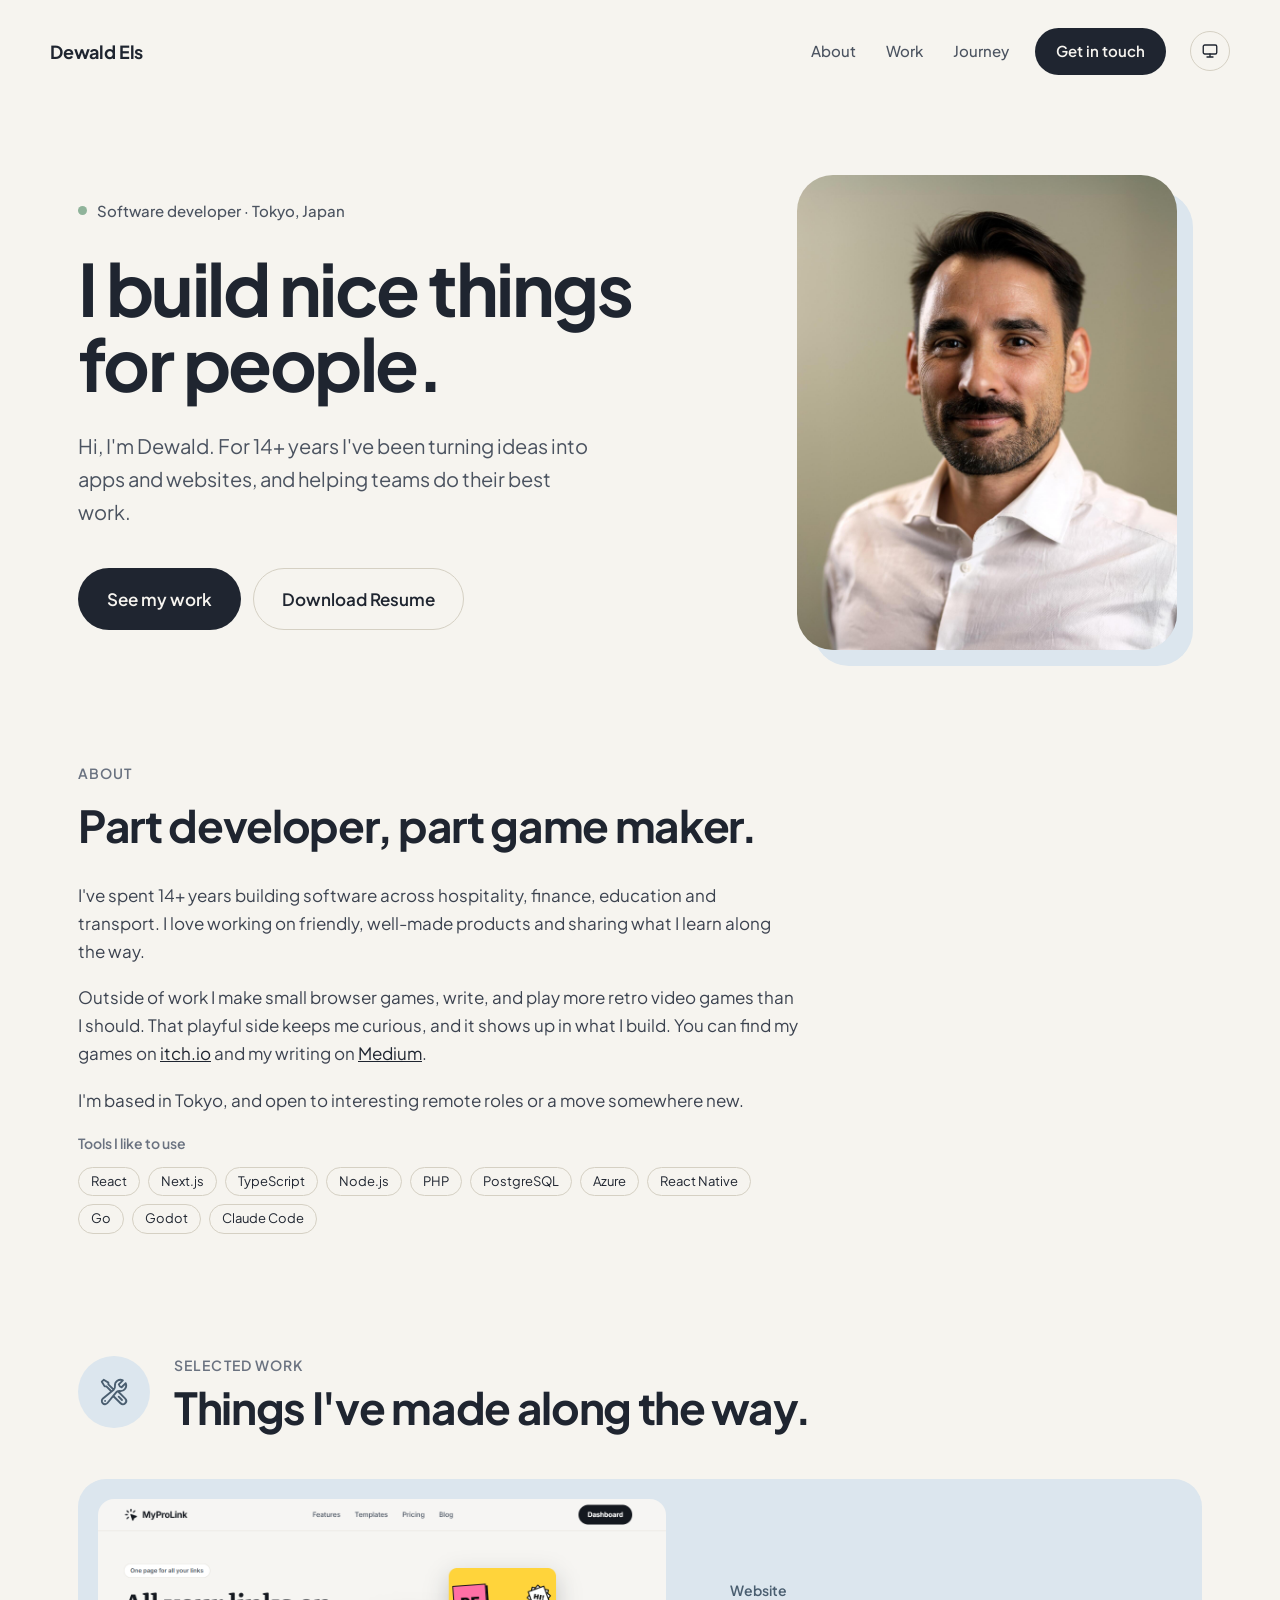
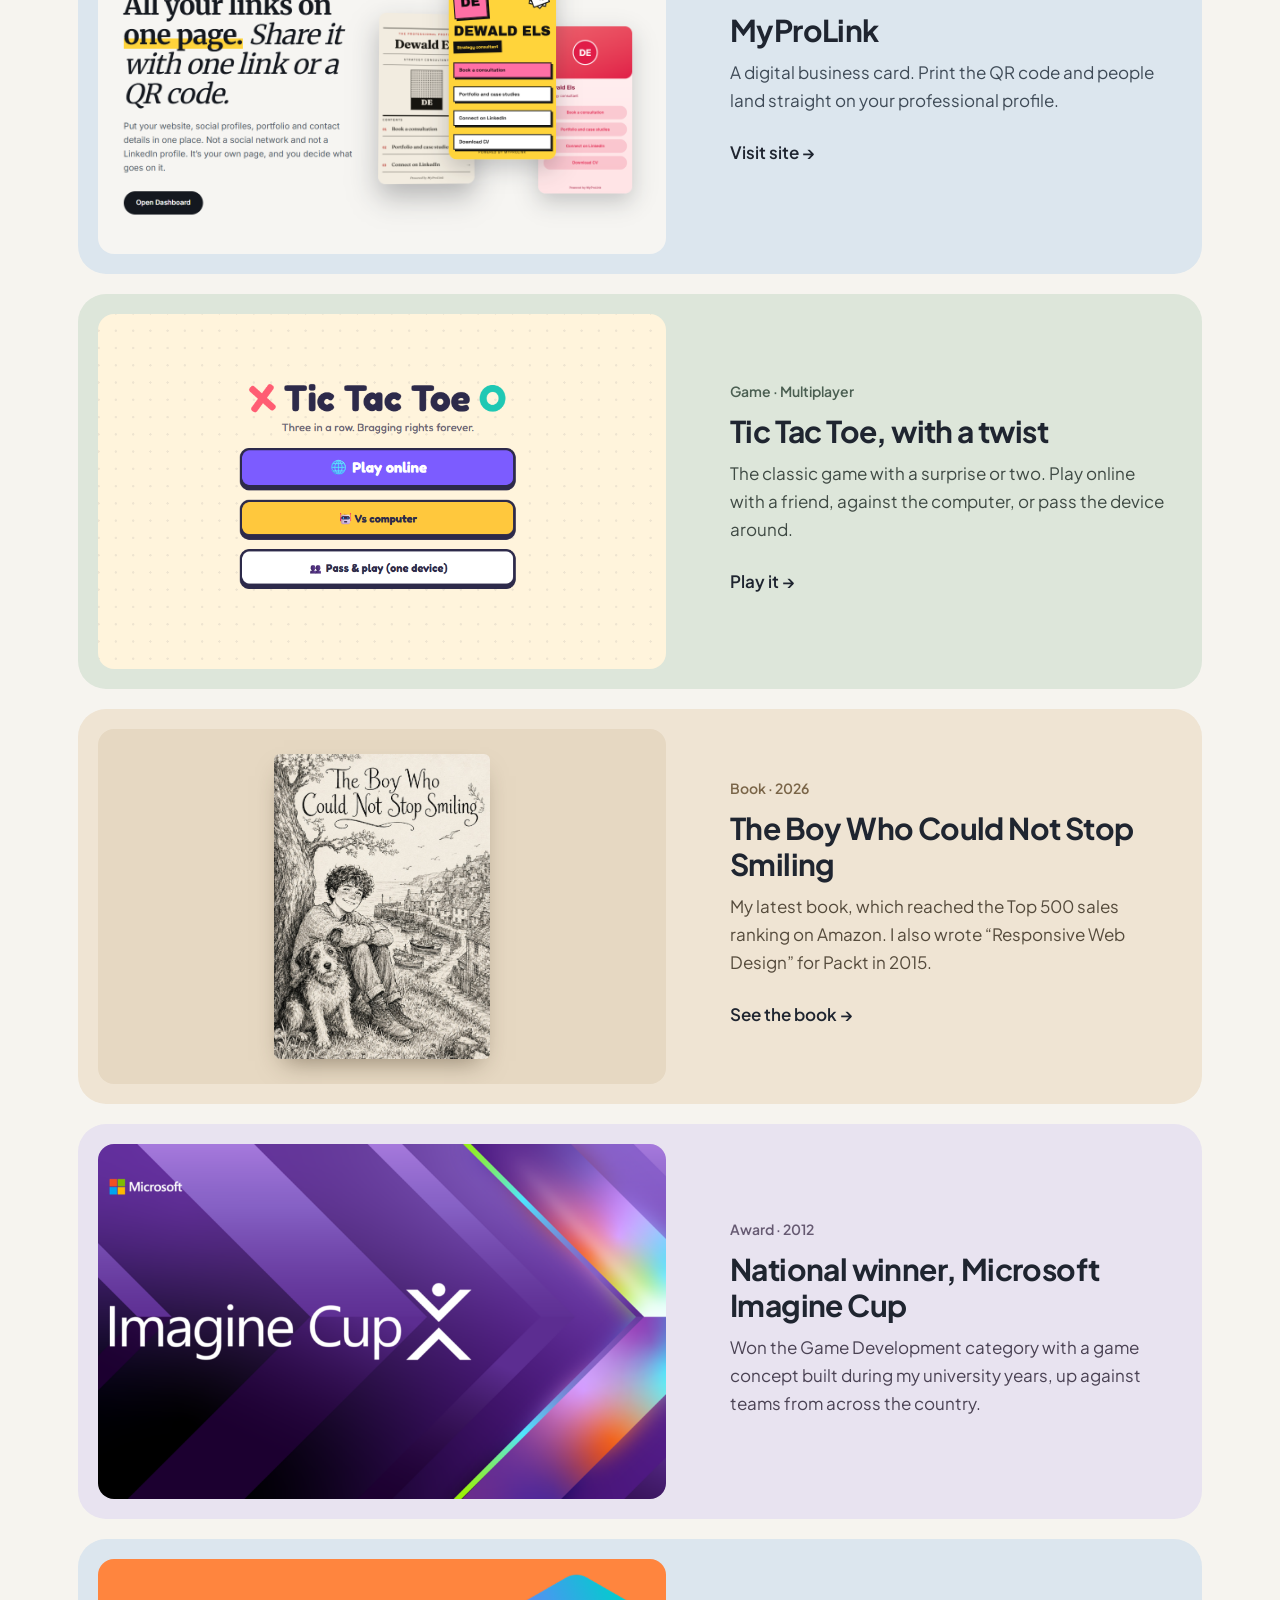
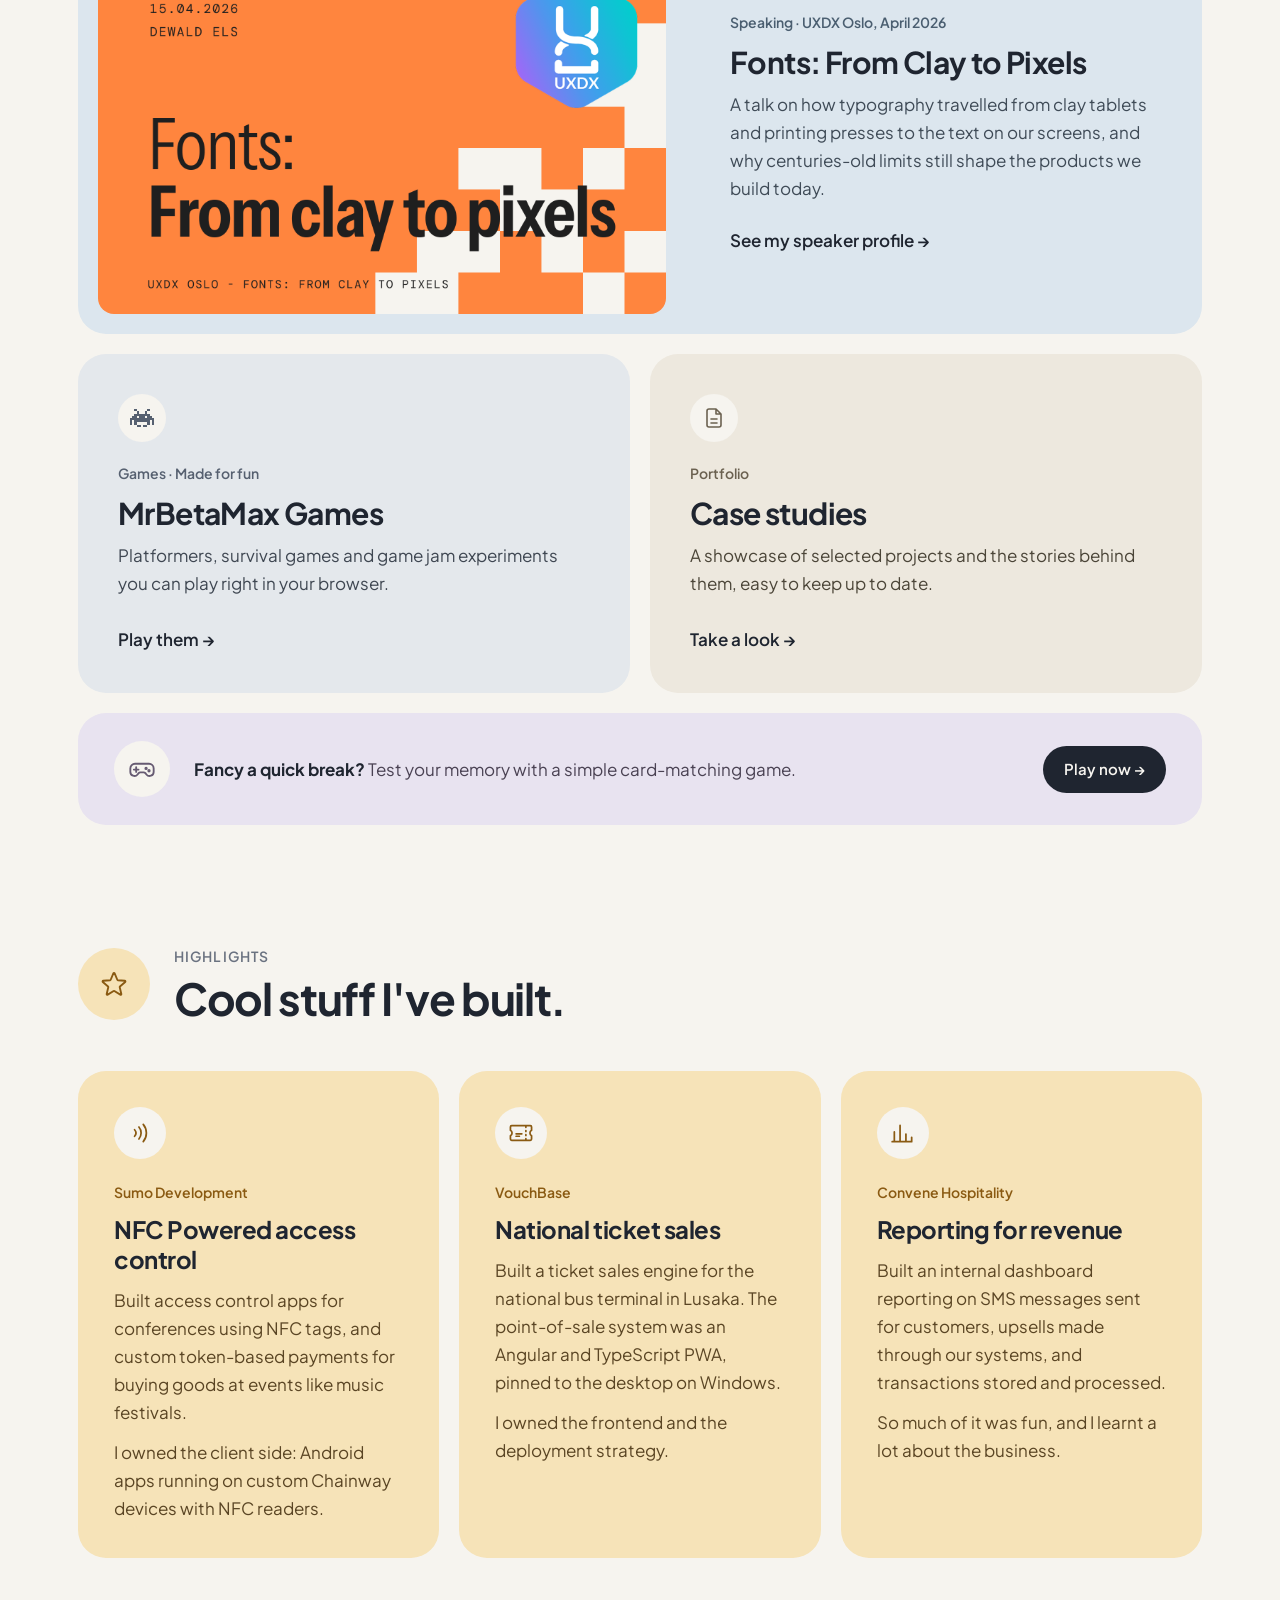
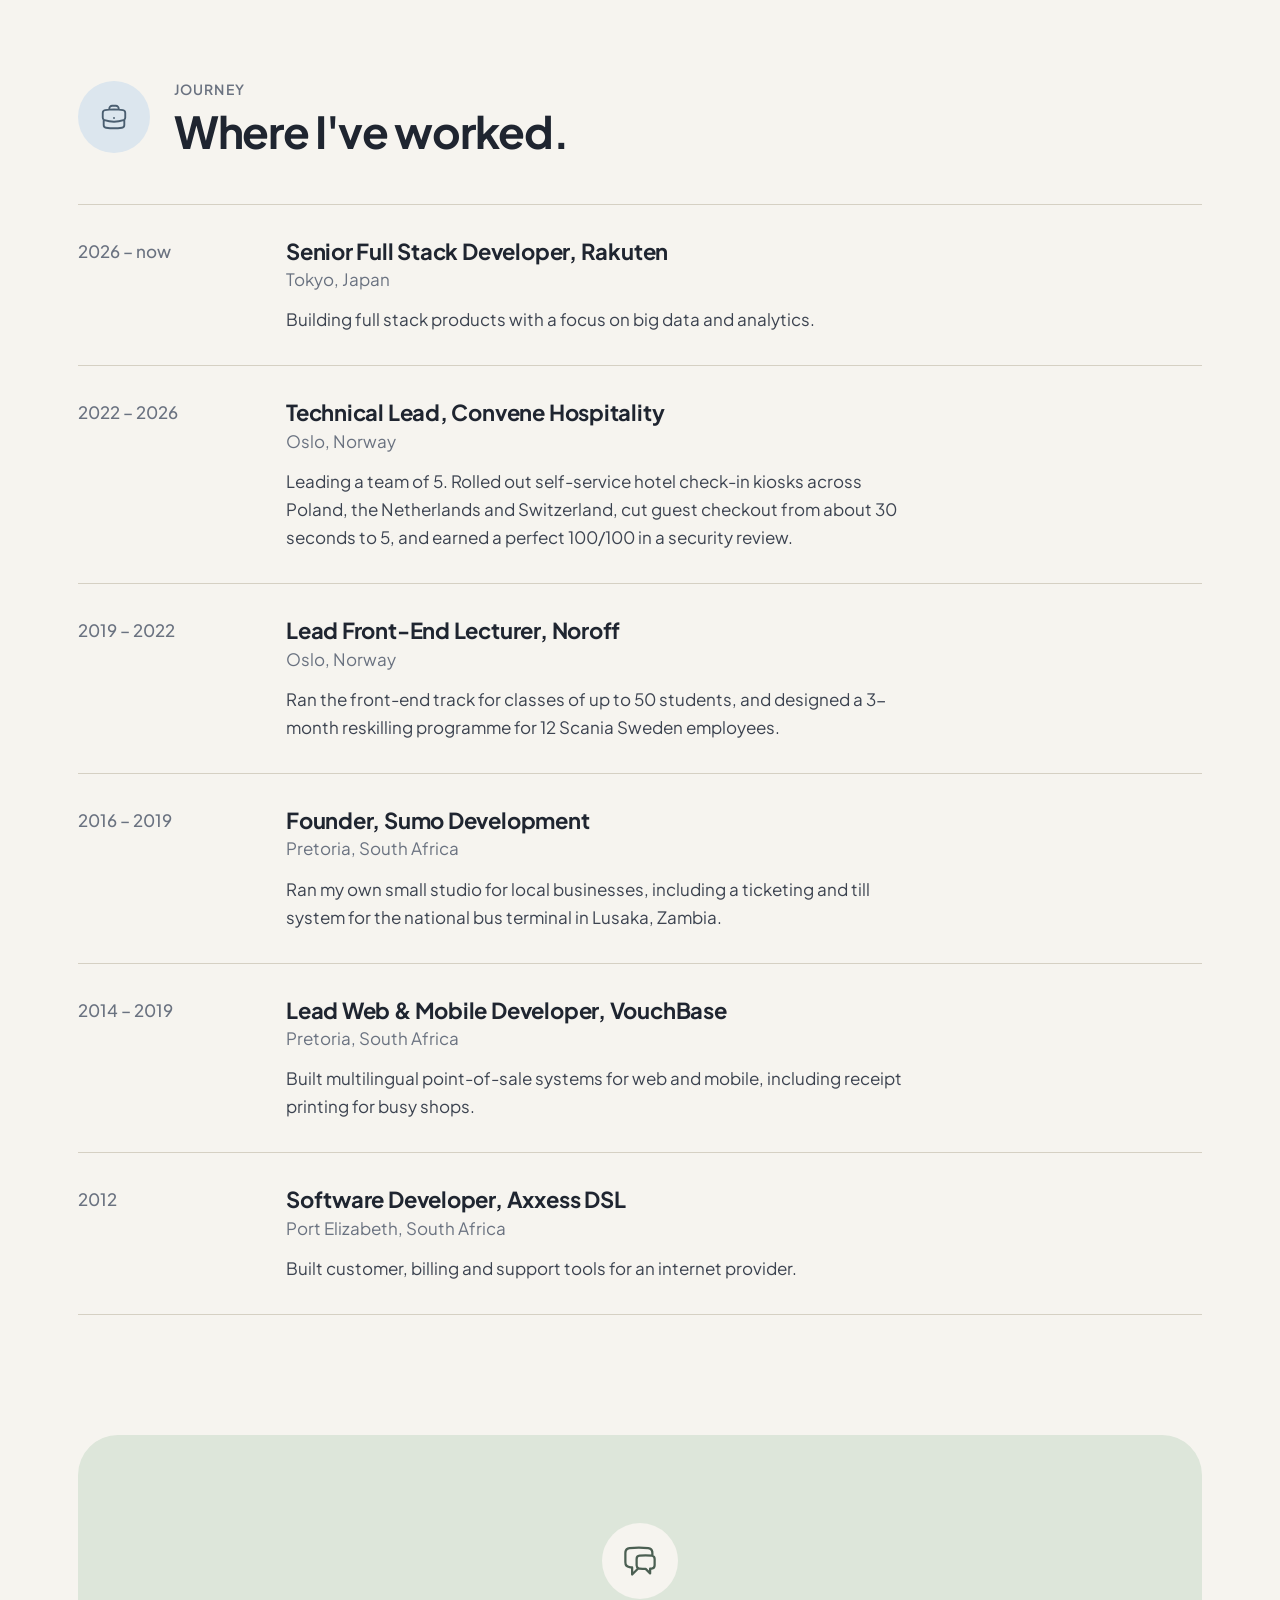
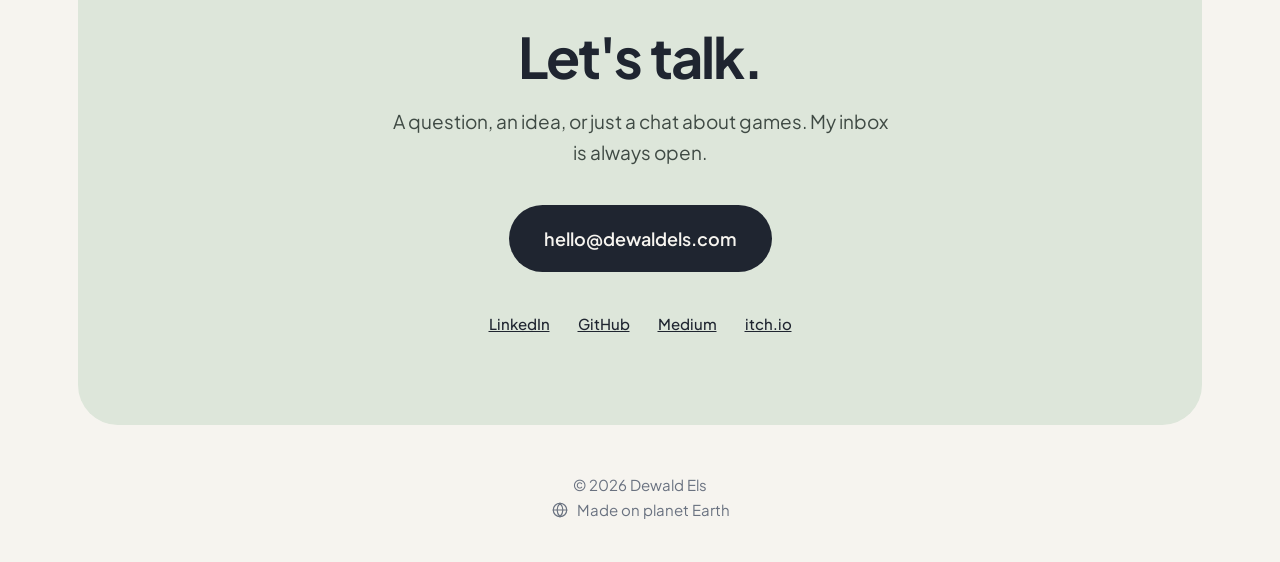
<file: index.html>
<!DOCTYPE html>
<html lang="en">
<head>
  <meta charset="UTF-8" />
  <meta name="viewport" content="width=device-width, initial-scale=1.0, viewport-fit=cover" />
  <meta name="theme-color" content="#f6f4ef" />
  <script>
    (function () {
      var p; try { p = localStorage.getItem('theme'); } catch (e) {}
      if (p !== 'light' && p !== 'dark') p = 'system';
      var d = p === 'system' ? matchMedia('(prefers-color-scheme: dark)').matches : p === 'dark';
      var r = document.documentElement;
      r.dataset.pref = p;
      r.dataset.theme = d ? 'dark' : 'light';
      if (d) document.querySelector('meta[name="theme-color"]').content = '#16181c';
    })();
  </script>
  <title>Dewald Els — Software Developer</title>
  <meta name="description" content="Software Developer with 14+ years of experience building scalable web, mobile, and SaaS applications. Based in Tokyo, Japan." />
  <meta name="author" content="Dewald Els" />
  <link rel="canonical" href="https://dewaldels.com/" />
  <link rel="icon" type="image/png" href="favicon.png" />

  <!-- Open Graph -->
  <meta property="og:type" content="website" />
  <meta property="og:url" content="https://dewaldels.com/" />
  <meta property="og:title" content="Dewald Els — Software Developer" />
  <meta property="og:description" content="Software Developer with 14+ years of experience building scalable web, mobile, and SaaS applications." />
  <meta property="og:image" content="https://dewaldels.com/img/profile.jpg" />
  <meta property="og:image:width" content="1200" />
  <meta property="og:image:height" content="630" />
  <meta property="og:locale" content="en_US" />
  <meta property="og:site_name" content="Dewald Els" />

  <!-- Twitter Card -->
  <meta name="twitter:card" content="summary_large_image" />
  <meta name="twitter:title" content="Dewald Els — Software Developer" />
  <meta name="twitter:description" content="Software Developer with 14+ years of experience building scalable web, mobile, and SaaS applications." />
  <meta name="twitter:image" content="https://dewaldels.com/img/profile.jpg" />

  <!-- JSON-LD Person Schema -->
  <script type="application/ld+json">
  {
    "@context": "https://schema.org",
    "@type": "Person",
    "name": "Dewald Els",
    "url": "https://dewaldels.com",
    "image": "https://dewaldels.com/img/profile.jpg",
    "jobTitle": "Software Developer",
    "description": "Software Developer with 14+ years of experience building scalable web, mobile, and SaaS applications.",
    "address": {
      "@type": "PostalAddress",
      "addressLocality": "Tokyo",
      "addressCountry": "JP"
    },
    "sameAs": [
      "https://github.com/dewald-els",
      "https://linkedin.com/in/dewald-els",
      "https://medium.com/@dewald-els",
      "https://mrbetamax.itch.io/",
      "https://myprolink.info/dewaldels"
    ]
  }
  </script>

  <link rel="preconnect" href="https://fonts.googleapis.com" />
  <link rel="preconnect" href="https://fonts.gstatic.com" crossorigin />
  <link href="https://fonts.googleapis.com/css2?family=Plus+Jakarta+Sans:wght@400;500;600;700&display=swap" rel="stylesheet" />

  <link rel="stylesheet" href="css/style.css" />
</head>
<body>

  <a href="#main-content" class="skip-link">Skip to main content</a>

  <!-- ─── NAV ─────────────────────────────────────────── -->
  <header class="nav" id="navbar">
    <div class="container nav-inner">
      <a href="#top" class="brand">Dewald Els</a>
      <nav class="nav-links" aria-label="Main navigation">
        <a href="#about" class="nav-link">About</a>
        <a href="#work" class="nav-link">Work</a>
        <a href="#journey" class="nav-link">Journey</a>
        <a href="#contact" class="btn btn-dark btn-sm nav-cta">Get in touch</a>
      </nav>
      <div class="nav-actions">
        <div class="theme-switch">
          <button id="theme-toggle" class="theme-toggle" type="button" aria-label="Theme" aria-haspopup="menu" aria-expanded="false" aria-controls="theme-menu">
            <svg class="i-system" fill="none" stroke="currentColor" stroke-width="1.8" viewBox="0 0 24 24" aria-hidden="true"><rect x="3" y="4" width="18" height="12" rx="2" /><path stroke-linecap="round" d="M8 20h8M12 16v4" /></svg><svg class="i-sun" fill="none" stroke="currentColor" stroke-width="1.8" viewBox="0 0 24 24" aria-hidden="true"><circle cx="12" cy="12" r="4" /><path stroke-linecap="round" d="M12 2v2m0 16v2M4.9 4.9l1.4 1.4m11.4 11.4l1.4 1.4M2 12h2m16 0h2M4.9 19.1l1.4-1.4M17.7 6.3l1.4-1.4" /></svg><svg class="i-moon" fill="none" stroke="currentColor" stroke-width="1.8" viewBox="0 0 24 24" aria-hidden="true"><path stroke-linecap="round" stroke-linejoin="round" d="M21 12.8A9 9 0 1111.2 3a7 7 0 009.8 9.8z" /></svg>
          </button>
          <div id="theme-menu" class="theme-menu hidden" role="menu" aria-label="Theme">
            <button type="button" class="theme-opt" role="menuitemradio" data-theme-opt="system" aria-checked="false"><svg fill="none" stroke="currentColor" stroke-width="1.8" viewBox="0 0 24 24" aria-hidden="true"><rect x="3" y="4" width="18" height="12" rx="2" /><path stroke-linecap="round" d="M8 20h8M12 16v4" /></svg><span>System</span><svg class="check" fill="none" stroke="currentColor" stroke-width="2.2" viewBox="0 0 24 24" aria-hidden="true"><path stroke-linecap="round" stroke-linejoin="round" d="M5 12.5l4.5 4.5L19 7.5" /></svg></button>
            <button type="button" class="theme-opt" role="menuitemradio" data-theme-opt="light" aria-checked="false"><svg fill="none" stroke="currentColor" stroke-width="1.8" viewBox="0 0 24 24" aria-hidden="true"><circle cx="12" cy="12" r="4" /><path stroke-linecap="round" d="M12 2v2m0 16v2M4.9 4.9l1.4 1.4m11.4 11.4l1.4 1.4M2 12h2m16 0h2M4.9 19.1l1.4-1.4M17.7 6.3l1.4-1.4" /></svg><span>Light</span><svg class="check" fill="none" stroke="currentColor" stroke-width="2.2" viewBox="0 0 24 24" aria-hidden="true"><path stroke-linecap="round" stroke-linejoin="round" d="M5 12.5l4.5 4.5L19 7.5" /></svg></button>
            <button type="button" class="theme-opt" role="menuitemradio" data-theme-opt="dark" aria-checked="false"><svg fill="none" stroke="currentColor" stroke-width="1.8" viewBox="0 0 24 24" aria-hidden="true"><path stroke-linecap="round" stroke-linejoin="round" d="M21 12.8A9 9 0 1111.2 3a7 7 0 009.8 9.8z" /></svg><span>Dark</span><svg class="check" fill="none" stroke="currentColor" stroke-width="2.2" viewBox="0 0 24 24" aria-hidden="true"><path stroke-linecap="round" stroke-linejoin="round" d="M5 12.5l4.5 4.5L19 7.5" /></svg></button>
          </div>
        </div>
      <button id="menu-toggle" class="menu-toggle" aria-label="Toggle menu" aria-expanded="false" aria-controls="mobile-menu">
        <svg id="menu-open" fill="none" stroke="currentColor" viewBox="0 0 24 24" aria-hidden="true">
          <path stroke-linecap="round" stroke-linejoin="round" stroke-width="2" d="M4 6h16M4 12h16M4 18h16" />
        </svg>
        <svg id="menu-close" class="hidden" fill="none" stroke="currentColor" viewBox="0 0 24 24" aria-hidden="true">
          <path stroke-linecap="round" stroke-linejoin="round" stroke-width="2" d="M6 18L18 6M6 6l12 12" />
        </svg>
      </button>
      </div>
    </div>
    <div id="mobile-menu" class="mobile-menu hidden" aria-hidden="true">
      <a href="#about" class="mobile-nav-link">About</a>
      <a href="#work" class="mobile-nav-link">Work</a>
      <a href="#journey" class="mobile-nav-link">Journey</a>
      <a href="#contact" class="mobile-nav-link">Get in touch</a>
    </div>
  </header>

  <main id="main-content" class="container">

    <!-- ─── HERO ────────────────────────────────────────── -->
    <section id="top" class="hero" aria-label="Introduction">
      <div class="hero-text">
        <p class="status"><span class="status-dot" aria-hidden="true"></span>Software developer · Tokyo, Japan</p>
        <h1>I build nice things for people.</h1>
        <p class="hero-lead">Hi, I'm Dewald. For 14+ years I've been turning ideas into apps and websites, and helping teams do their best work.</p>
        <div class="hero-actions">
          <a href="#work" class="btn btn-dark">See my work</a>
          <a href="https://drive.google.com/file/d/1WU3c2G8q7ZvhRwSz7R9KI-H-eLIO_zWY/view?usp=sharing" target="_blank" rel="noopener" class="btn btn-light">Download Resume<span class="sr-only"> (opens in new tab)</span></a>
        </div>
      </div>
      <div class="hero-photo">
        <div class="photo-wrap">
          <img src="img/profile.jpg" alt="Dewald Els, Software Developer" width="380" height="475" />
        </div>
      </div>
    </section>

    <!-- ─── ABOUT ───────────────────────────────────────── -->
    <section id="about" class="about" aria-labelledby="about-heading">
      <div class="about-title">
        <p class="eyebrow">About</p>
        <h2 id="about-heading" class="section-title">Part developer, part game maker.</h2>
      </div>
      <div class="about-body">
        <p>I've spent 14+ years building software across hospitality, finance, education and transport. I love working on friendly, well-made products and sharing what I learn along the way.</p>
        <p>Outside of work I make small browser games, write, and play more retro video games than I should. That playful side keeps me curious, and it shows up in what I build. You can find my games on <a href="https://mrbetamax.itch.io/" target="_blank" rel="noopener">itch.io</a> and my writing on <a href="https://medium.com/@dewald-els" target="_blank" rel="noopener">Medium</a>.</p>
        <p>I'm based in Tokyo, and open to interesting remote roles or a move somewhere new.</p>
        <p class="tools-label">Tools I like to use</p>
        <div class="chips">
          <span class="chip">React</span>
          <span class="chip">Next.js</span>
          <span class="chip">TypeScript</span>
          <span class="chip">Node.js</span>
          <span class="chip">PHP</span>
          <span class="chip">PostgreSQL</span>
          <span class="chip">Azure</span>
          <span class="chip">React Native</span>
          <span class="chip">Go</span>
          <span class="chip">Godot</span>
          <span class="chip">Claude Code</span>
        </div>
      </div>
    </section>

    <!-- ─── WORK ────────────────────────────────────────── -->
    <section id="work" class="section" aria-labelledby="work-heading">
      <div class="section-head">
        <div class="section-icon" aria-hidden="true">
          <svg xmlns="http://www.w3.org/2000/svg" fill="none" viewBox="0 0 24 24" stroke-width="1.5" stroke="currentColor">
            <path stroke-linecap="round" stroke-linejoin="round" d="M11.42 15.17 17.25 21A2.652 2.652 0 0 0 21 17.25l-5.877-5.877M11.42 15.17l2.496-3.03c.317-.384.74-.626 1.208-.766M11.42 15.17l-4.655 5.653a2.548 2.548 0 1 1-3.586-3.586l6.837-5.63m5.108-.233c.55-.164 1.163-.188 1.743-.14a4.5 4.5 0 0 0 4.486-6.336l-3.276 3.277a3.004 3.004 0 0 1-2.25-2.25l3.276-3.276a4.5 4.5 0 0 0-6.336 4.486c.091 1.076-.071 2.264-.904 2.95l-.102.085m-1.745 1.437L5.909 7.5H4.5L2.25 3.75l1.5-1.5L7.5 4.5v1.409l4.26 4.26m-1.745 1.437 1.745-1.437m6.615 8.206L15.75 15.75M4.867 19.125h.008v.008h-.008v-.008Z" />
          </svg>
        </div>
        <div>
          <p class="eyebrow">Selected work</p>
          <h2 id="work-heading" class="section-title">Things I've made along the way.</h2>
        </div>
      </div>

      <div class="work-list">

        <a class="card feature bg-mist" href="https://myprolink.info/dewaldels" target="_blank" rel="noopener">
          <div class="feature-media">
            <img src="img/myprolink.png" alt="Screenshot of the MyProLink website showing three example profile pages" width="1354" height="792" loading="lazy" />
          </div>
          <div class="feature-text">
            <p class="tag">Website</p>
            <h3>MyProLink</h3>
            <p>A digital business card. Print the QR code and people land straight on your professional profile.</p>
            <span class="link-arrow">Visit site →<span class="sr-only"> (opens in new tab)</span></span>
          </div>
        </a>

        <!-- TODO: replace the link below with the Tic Tac Toe game's real URL -->
        <a class="card feature bg-sage" href="https://mrbetamax.itch.io/" target="_blank" rel="noopener">
          <div class="feature-media game">
            <img src="img/tictactoe.png" alt="Start screen of my Tic Tac Toe game with Play online, Vs computer and Pass and play buttons" width="922" height="592" loading="lazy" />
          </div>
          <div class="feature-text">
            <p class="tag">Game · Multiplayer</p>
            <h3>Tic Tac Toe, with a twist</h3>
            <p>The classic game with a surprise or two. Play online with a friend, against the computer, or pass the device around.</p>
            <span class="link-arrow">Play it →<span class="sr-only"> (opens in new tab)</span></span>
          </div>
        </a>

        <a class="card feature bg-sand" href="https://www.amazon.in/boy-who-could-stop-smiling-ebook/dp/B0H46VSW3W" target="_blank" rel="noopener">
          <div class="feature-media book">
            <img src="img/book.jpg" alt="Cover of the book The Boy Who Could Not Stop Smiling, a pen drawing of a smiling boy with his dog beside a seaside village" width="1055" height="1491" loading="lazy" />
          </div>
          <div class="feature-text">
            <p class="tag">Book · 2026</p>
            <h3>The Boy Who Could Not Stop Smiling</h3>
            <p>My latest book, which reached the Top 500 sales ranking on Amazon. I also wrote “Responsive Web Design” for Packt in 2015.</p>
            <span class="link-arrow">See the book →<span class="sr-only"> (opens in new tab)</span></span>
          </div>
        </a>

        <div class="card feature bg-lilac">
          <div class="feature-media">
            <img src="img/imaginecup.png" alt="Microsoft Imagine Cup banner" width="960" height="540" loading="lazy" />
          </div>
          <div class="feature-text">
            <p class="tag">Award · 2012</p>
            <h3>National winner, Microsoft Imagine Cup</h3>
            <p class="last">Won the Game Development category with a game concept built during my university years, up against teams from across the country.</p>
          </div>
        </div>

        <a class="card feature bg-mist" href="https://uxdx.com/profile/dewald-els/" target="_blank" rel="noopener">
          <div class="feature-media">
            <img src="img/talk-fonts.png" alt="Title slide of my talk, Fonts: From clay to pixels, at UXDX Oslo on 15 April 2026" width="1600" height="1000" loading="lazy" />
          </div>
          <div class="feature-text">
            <p class="tag">Speaking · UXDX Oslo, April 2026</p>
            <h3>Fonts: From Clay to Pixels</h3>
            <p>A talk on how typography travelled from clay tablets and printing presses to the text on our screens, and why centuries-old limits still shape the products we build today.</p>
            <span class="link-arrow">See my speaker profile →<span class="sr-only"> (opens in new tab)</span></span>
          </div>
        </a>

        <div class="duo">
          <a class="card mini bg-stone" href="https://mrbetamax.itch.io/" target="_blank" rel="noopener">
            <div>
              <span class="mini-icon"><svg viewBox="0 0 11 8" fill="currentColor" shape-rendering="crispEdges" aria-hidden="true"><path d="M2 0h1v1h-1zM8 0h1v1h-1zM3 1h1v1h-1zM7 1h1v1h-1zM2 2h1v1h-1zM3 2h1v1h-1zM4 2h1v1h-1zM5 2h1v1h-1zM6 2h1v1h-1zM7 2h1v1h-1zM8 2h1v1h-1zM1 3h1v1h-1zM2 3h1v1h-1zM4 3h1v1h-1zM5 3h1v1h-1zM6 3h1v1h-1zM8 3h1v1h-1zM9 3h1v1h-1zM0 4h1v1h-1zM1 4h1v1h-1zM2 4h1v1h-1zM3 4h1v1h-1zM4 4h1v1h-1zM5 4h1v1h-1zM6 4h1v1h-1zM7 4h1v1h-1zM8 4h1v1h-1zM9 4h1v1h-1zM10 4h1v1h-1zM0 5h1v1h-1zM2 5h1v1h-1zM3 5h1v1h-1zM4 5h1v1h-1zM5 5h1v1h-1zM6 5h1v1h-1zM7 5h1v1h-1zM8 5h1v1h-1zM10 5h1v1h-1zM0 6h1v1h-1zM2 6h1v1h-1zM8 6h1v1h-1zM10 6h1v1h-1zM3 7h1v1h-1zM4 7h1v1h-1zM6 7h1v1h-1zM7 7h1v1h-1z" /></svg></span>
              <p class="tag">Games · Made for fun</p>
              <h3>MrBetaMax Games</h3>
              <p>Platformers, survival games and game jam experiments you can play right in your browser.</p>
            </div>
            <span class="link-arrow">Play them →<span class="sr-only"> (opens in new tab)</span></span>
          </a>
          <a class="card mini bg-oat" href="https://portfolio.dewaldels.com/" target="_blank" rel="noopener">
            <div>
              <span class="mini-icon"><svg fill="none" stroke="currentColor" stroke-width="1.6" viewBox="0 0 24 24" aria-hidden="true"><path stroke-linecap="round" stroke-linejoin="round" d="M14 3H7a2 2 0 00-2 2v14a2 2 0 002 2h10a2 2 0 002-2V8l-5-5zM14 3v5h5M9 13h6M9 17h6" /></svg></span>
              <p class="tag">Portfolio</p>
              <h3>Case studies</h3>
              <p>A showcase of selected projects and the stories behind them, easy to keep up to date.</p>
            </div>
            <span class="link-arrow">Take a look →<span class="sr-only"> (opens in new tab)</span></span>
          </a>
        </div>
      </div>

      <div class="break bg-lilac">
        <span class="break-icon" aria-hidden="true"><svg fill="none" stroke="currentColor" stroke-width="1.6" viewBox="0 0 24 24" aria-hidden="true"><path stroke-linecap="round" stroke-linejoin="round" d="M6 7.5h12a4 4 0 014 4v3a3.5 3.5 0 01-6.2 2.2l-.9-1.1a2 2 0 00-1.5-.7h-2.8a2 2 0 00-1.5.7l-.9 1.1A3.5 3.5 0 012 14.5v-3a4 4 0 014-4zM7 10.5v4M5 12.5h4" /><circle cx="15.5" cy="11.5" r=".6" fill="currentColor" /><circle cx="18" cy="13.5" r=".6" fill="currentColor" /></svg></span>
        <p><strong>Fancy a quick break?</strong> Test your memory with a simple card-matching game.</p>
        <a class="btn btn-dark btn-sm" href="https://memory-game.dewaldels.com/" target="_blank" rel="noopener">Play now →<span class="sr-only"> (opens in new tab)</span></a>
      </div>
    </section>

    <!-- ─── HIGHLIGHTS ──────────────────────────────────── -->
    <section id="highlights" class="section" aria-labelledby="highlights-heading">
      <div class="section-head">
        <div class="section-icon" aria-hidden="true">
          <svg xmlns="http://www.w3.org/2000/svg" fill="none" viewBox="0 0 24 24" stroke-width="1.5" stroke="currentColor"><path stroke-linecap="round" stroke-linejoin="round" d="M11.48 3.499a.562.562 0 0 1 1.04 0l2.125 5.111a.563.563 0 0 0 .475.345l5.518.442c.499.04.701.663.321.988l-4.2 3.602a.563.563 0 0 0-.182.557l1.285 5.385a.562.562 0 0 1-.84.61l-4.725-2.885a.562.562 0 0 0-.586 0L6.982 20.54a.562.562 0 0 1-.84-.61l1.285-5.386a.562.562 0 0 0-.182-.557l-4.2-3.602a.562.562 0 0 1 .321-.988l5.518-.442a.563.563 0 0 0 .475-.345L11.48 3.5Z" /></svg>
        </div>
        <div>
          <p class="eyebrow">Highlights</p>
          <h2 id="highlights-heading" class="section-title">Cool stuff I've built.</h2>
        </div>
      </div>

      <div class="proud">
        <article class="proud-card bg-amber">
          <span class="proud-icon" aria-hidden="true"><svg fill="none" stroke="currentColor" stroke-width="1.6" viewBox="0 0 24 24" aria-hidden="true"><path stroke-linecap="round" d="M7 9a4.5 4.5 0 010 6M11 6.5a8.5 8.5 0 010 11M15 4a12.5 12.5 0 010 16" /></svg></span>
          <p class="tag">Sumo Development</p>
          <h3>NFC Powered access control</h3>
          <p>Built access control apps for conferences using NFC tags, and custom token-based payments for buying goods at events like music festivals.</p>
          <p>I owned the client side: Android apps running on custom Chainway devices with NFC readers.</p>
        </article>
        <article class="proud-card bg-amber">
          <span class="proud-icon" aria-hidden="true"><svg fill="none" stroke="currentColor" stroke-width="1.6" viewBox="0 0 24 24" aria-hidden="true"><path stroke-linecap="round" stroke-linejoin="round" d="M16.5 6v.75m0 3v.75m0 3v.75m0 3V18m-9-5.25h5.25M7.5 15h3M3.375 5.25c-.621 0-1.125.504-1.125 1.125v3.026a2.999 2.999 0 0 1 0 5.198v3.026c0 .621.504 1.125 1.125 1.125h17.25c.621 0 1.125-.504 1.125-1.125v-3.026a2.999 2.999 0 0 1 0-5.198V6.375c0-.621-.504-1.125-1.125-1.125H3.375Z" /></svg></span>
          <p class="tag">VouchBase</p>
          <h3>National ticket sales</h3>
          <p>Built a ticket sales engine for the national bus terminal in Lusaka. The point-of-sale system was an Angular and TypeScript PWA, pinned to the desktop on Windows.</p>
          <p>I owned the frontend and the deployment strategy.</p>
        </article>
        <article class="proud-card bg-amber">
          <span class="proud-icon" aria-hidden="true"><svg fill="none" stroke="currentColor" stroke-width="1.6" viewBox="0 0 24 24" aria-hidden="true"><path stroke-linecap="round" stroke-linejoin="round" d="M4 20V11m5.3 9V5m5.4 15v-7M20 20H2m18 0v-4" /></svg></span>
          <p class="tag">Convene Hospitality</p>
          <h3>Reporting for revenue</h3>
          <p>Built an internal dashboard reporting on SMS messages sent for customers, upsells made through our systems, and transactions stored and processed.</p>
          <p>So much of it was fun, and I learnt a lot about the business.</p>
        </article>
      </div>
    </section>

    <!-- ─── JOURNEY ─────────────────────────────────────── -->
    <section id="journey" class="section" aria-labelledby="journey-heading">
      <div class="section-head">
      <div class="section-icon" aria-hidden="true">
        <svg xmlns="http://www.w3.org/2000/svg" fill="none" viewBox="0 0 24 24" stroke-width="1.5" stroke="currentColor">
          <path stroke-linecap="round" stroke-linejoin="round" d="M20.25 14.15v4.25c0 1.094-.787 2.036-1.872 2.18-2.087.277-4.216.42-6.378.42s-4.291-.143-6.378-.42c-1.085-.144-1.872-1.086-1.872-2.18v-4.25m16.5 0a2.18 2.18 0 0 0 .75-1.661V8.706c0-1.081-.768-2.015-1.837-2.175a48.114 48.114 0 0 0-3.413-.387m4.5 8.006c-.194.165-.42.295-.673.38A23.978 23.978 0 0 1 12 15.75c-2.648 0-5.195-.429-7.577-1.22a2.016 2.016 0 0 1-.673-.38m0 0A2.18 2.18 0 0 1 3 12.489V8.706c0-1.081.768-2.015 1.837-2.175a48.111 48.111 0 0 1 3.413-.387m7.5 0V5.25A2.25 2.25 0 0 0 13.5 3h-3a2.25 2.25 0 0 0-2.25 2.25v.894m7.5 0a48.667 48.667 0 0 0-7.5 0M12 12.75h.008v.008H12v-.008Z" />
        </svg>
      </div>
      <div>
        <p class="eyebrow">Journey</p>
        <h2 id="journey-heading" class="section-title">Where I've worked.</h2>
      </div>
      </div>

      <div class="timeline">
        <div class="job">
          <p class="job-date">2026 – now</p>
          <div class="job-body">
            <h3>Senior Full Stack Developer, Rakuten</h3>
            <p class="job-place">Tokyo, Japan</p>
            <p>Building full stack products with a focus on big data and analytics.</p>
          </div>
        </div>
        <div class="job">
          <p class="job-date">2022 – 2026</p>
          <div class="job-body">
            <h3>Technical Lead, Convene Hospitality</h3>
            <p class="job-place">Oslo, Norway</p>
            <p>Leading a team of 5. Rolled out self-service hotel check-in kiosks across Poland, the Netherlands and Switzerland, cut guest checkout from about 30 seconds to 5, and earned a perfect 100/100 in a security review.</p>
          </div>
        </div>
        <div class="job">
          <p class="job-date">2019 – 2022</p>
          <div class="job-body">
            <h3>Lead Front-End Lecturer, Noroff</h3>
            <p class="job-place">Oslo, Norway</p>
            <p>Ran the front-end track for classes of up to 50 students, and designed a 3-month reskilling programme for 12 Scania Sweden employees.</p>
          </div>
        </div>
        <div class="job">
          <p class="job-date">2016 – 2019</p>
          <div class="job-body">
            <h3>Founder, Sumo Development</h3>
            <p class="job-place">Pretoria, South Africa</p>
            <p>Ran my own small studio for local businesses, including a ticketing and till system for the national bus terminal in Lusaka, Zambia.</p>
          </div>
        </div>
        <div class="job">
          <p class="job-date">2014 – 2019</p>
          <div class="job-body">
            <h3>Lead Web &amp; Mobile Developer, VouchBase</h3>
            <p class="job-place">Pretoria, South Africa</p>
            <p>Built multilingual point-of-sale systems for web and mobile, including receipt printing for busy shops.</p>
          </div>
        </div>
        <div class="job">
          <p class="job-date">2012</p>
          <div class="job-body">
            <h3>Software Developer, Axxess DSL</h3>
            <p class="job-place">Port Elizabeth, South Africa</p>
            <p>Built customer, billing and support tools for an internet provider.</p>
          </div>
        </div>
      </div>
    </section>

    <!-- ─── CONTACT ─────────────────────────────────────── -->
    <section id="contact" class="contact" aria-labelledby="contact-heading">
      <div class="contact-icon" aria-hidden="true">
        <svg xmlns="http://www.w3.org/2000/svg" fill="none" viewBox="0 0 24 24" stroke-width="1.5" stroke="currentColor">
          <path stroke-linecap="round" stroke-linejoin="round" d="M20.25 8.511c.884.284 1.5 1.128 1.5 2.097v4.286c0 1.136-.847 2.1-1.98 2.193-.34.027-.68.052-1.02.072v3.091l-3-3c-1.354 0-2.694-.055-4.02-.163a2.115 2.115 0 0 1-.825-.242m9.345-8.334a2.126 2.126 0 0 0-.476-.095 48.64 48.64 0 0 0-8.048 0c-1.131.094-1.976 1.057-1.976 2.192v4.286c0 .837.46 1.58 1.155 1.951m9.345-8.334V6.637c0-1.621-1.152-3.026-2.76-3.235A48.455 48.455 0 0 0 11.25 3c-2.115 0-4.198.137-6.24.402-1.608.209-2.76 1.614-2.76 3.235v6.226c0 1.621 1.152 3.026 2.76 3.235.577.075 1.157.14 1.74.194V21l4.155-4.155" />
        </svg>
      </div>
      <h2 id="contact-heading">Let's talk.</h2>
      <p class="contact-lead">A question, an idea, or just a chat about games. My inbox is always open.</p>
      <a href="mailto:hello@dewaldels.com" class="btn btn-dark">hello@dewaldels.com</a>
      <div class="social">
        <a href="https://linkedin.com/in/dewald-els" target="_blank" rel="noopener">LinkedIn<span class="sr-only"> (opens in new tab)</span></a>
        <a href="https://github.com/dewald-els" target="_blank" rel="noopener">GitHub<span class="sr-only"> (opens in new tab)</span></a>
        <a href="https://medium.com/@dewald-els" target="_blank" rel="noopener">Medium<span class="sr-only"> (opens in new tab)</span></a>
        <a href="https://mrbetamax.itch.io/" target="_blank" rel="noopener">itch.io<span class="sr-only"> (opens in new tab)</span></a>
      </div>
    </section>

  </main>

  <!-- ─── FOOTER ──────────────────────────────────────── -->
  <footer class="container footer">
    <ul>
      <li>&copy; 2026 Dewald Els</li>
      <li class="made">
        <svg fill="none" stroke="currentColor" stroke-width="1.6" viewBox="0 0 24 24" aria-hidden="true"><circle cx="12" cy="12" r="9" /><path stroke-linecap="round" stroke-linejoin="round" d="M3 12h18M12 3c2.5 2.6 3.8 5.6 3.8 9s-1.3 6.4-3.8 9c-2.5-2.6-3.8-5.6-3.8-9S9.5 5.6 12 3z" /></svg>
        Made on planet Earth
      </li>
    </ul>
  </footer>

  <button id="to-top" class="to-top" type="button" aria-label="Back to top" hidden>
    <svg fill="none" stroke="currentColor" stroke-width="2" viewBox="0 0 24 24" aria-hidden="true"><path stroke-linecap="round" stroke-linejoin="round" d="M12 19V5m-6 6l6-6 6 6" /></svg>
  </button>

  <script src="js/main.js"></script>
</body>
</html>
</file>
<file: css/style.css>
/* ─── TOKENS ─────────────────────────────────────────── */
:root {
  --bg: #f6f4ef;
  --ink: #1f2530;
  --ink-soft: #3c4350;
  --muted: #6a7280;
  --line: #d5d0c3;
  --accent: #34506b;
  --text-2: #4b5360;
  --hover: #e9e5db;
  --hover-2: #ece8df;
  --hover-3: #f1ede4;
  --surface: #fffdf8;
  --book: #e6d8c2;
  --sel: #cfdcd0;
  --dot: #8fb39a;
  --amber: #f6e3b8;
  --amber-ink: #8a5a12;
  --amber-text: #5a4524;
  --sage-text: #3f4a44;
  --mist-text: #3f4b57;
  --sand-text: #554b3c;
  --lilac-text: #4a4253;
  --stone-text: #3f4752;
  --oat-text: #4b4538;
  color-scheme: light;

  --sage: #dde6da;
  --sage-ink: #4b5f52;
  --mist: #dce6ee;
  --mist-ink: #4a5e70;
  --sand: #efe4d3;
  --sand-ink: #7a6548;
  --lilac: #e8e3f0;
  --lilac-ink: #665a72;
  --stone: #e4e8ec;
  --stone-ink: #566070;
  --oat: #ede8de;
  --oat-ink: #6b6150;

  --radius: 28px;
  --radius-sm: 16px;
  --font: 'Plus Jakarta Sans', system-ui, -apple-system, 'Segoe UI', sans-serif;
}

/* ─── DARK ───────────────────────────────────────────── */
:root[data-theme='dark'] {
  --bg: #16181c;
  --ink: #e9e7e2;
  --ink-soft: #c3c1bb;
  --muted: #8b9098;
  --line: #2d3036;
  --accent: #93b3d1;
  --text-2: #b0b3b9;
  --hover: #23262c;
  --hover-2: #20232a;
  --hover-3: #23262c;
  --surface: #1c1f24;
  --book: #2a2620;
  --sel: #33423a;
  --dot: #7fa68b;

  --sage: #202923;
  --sage-ink: #9dbaa8;
  --mist: #1e2630;
  --mist-ink: #9bb4ca;
  --sand: #29251f;
  --sand-ink: #c8ae88;
  --lilac: #24212b;
  --lilac-ink: #b5a8c6;
  --stone: #22262b;
  --stone-ink: #a2adbb;
  --oat: #262420;
  --oat-ink: #b9ae99;

  --amber: #2d2518;
  --amber-ink: #dcab52;
  --amber-text: #cfbf9f;
  --sage-text: #b9c4bc;
  --mist-text: #b5c1cd;
  --sand-text: #c4b9a8;
  --lilac-text: #bdb5c8;
  --stone-text: #b7bfc9;
  --oat-text: #bfb8aa;
  color-scheme: dark;
}
:root[data-theme='dark'] img { filter: brightness(0.9); }
:root[data-theme='dark'] .card:hover,
:root[data-theme='dark'] .mobile-menu { box-shadow: 0 14px 30px -18px rgba(0, 0, 0, 0.7); }
body, .card, .nav-link, .mobile-menu, .btn, .contact, .contact-icon, .chip, .menu-toggle, .theme-toggle {
  transition-property: background-color, color, border-color, transform, box-shadow;
}

/* ─── BASE ───────────────────────────────────────────── */
*,
*::before,
*::after {
  box-sizing: border-box;
}

html {
  scroll-behavior: smooth;
  scroll-padding-top: 24px;
}

body {
  margin: 0;
  padding-top: env(safe-area-inset-top);
  padding-left: env(safe-area-inset-left);
  padding-right: env(safe-area-inset-right);
  background: var(--bg);
  color: var(--ink);
  font-family: var(--font);
  font-size: 17px;
  line-height: 1.65;
  -webkit-font-smoothing: antialiased;
}

h1, h2, h3, p { margin: 0; }

a { color: var(--ink); }

img { max-width: 100%; }

.container {
  width: 100%;
  max-width: 1180px;
  margin: 0 auto;
  padding: 0 28px;
}

.sr-only {
  position: absolute;
  width: 1px;
  height: 1px;
  padding: 0;
  margin: -1px;
  overflow: hidden;
  clip: rect(0, 0, 0, 0);
  white-space: nowrap;
  border: 0;
}

.skip-link {
  position: absolute;
  left: 16px;
  top: -60px;
  z-index: 100;
  padding: 10px 18px;
  background: var(--ink);
  color: var(--bg);
  border-radius: 999px;
  font-weight: 600;
  text-decoration: none;
}
.skip-link:focus { top: 16px; }

:focus-visible {
  outline: 3px solid var(--accent);
  outline-offset: 3px;
  border-radius: 8px;
}

::selection {
  background: var(--sel);
  color: var(--ink);
}

.hidden { display: none !important; }

/* ─── BUTTONS ────────────────────────────────────────── */
.btn {
  display: inline-block;
  padding: 16px 28px;
  border-radius: 999px;
  font-weight: 600;
  text-decoration: none;
  border: 1px solid transparent;
  transition: background 0.2s ease, transform 0.2s ease;
}
.btn:hover { transform: translateY(-1px); }

.btn-dark {
  background: var(--ink);
  color: var(--bg);
}
.btn-dark:hover { background: var(--accent); }

.btn-light {
  border-color: var(--line);
  color: var(--ink);
}
.btn-light:hover { background: var(--hover-2); }

.btn-sm { padding: 10px 20px; font-size: 15px; }

.link-arrow {
  font-weight: 600;
  text-decoration: none;
}

/* ─── NAV ────────────────────────────────────────────── */
.nav {
  position: relative;
  z-index: 50;
}
.nav-inner {
  display: flex;
  align-items: center;
  justify-content: space-between;
  gap: 12px;
  padding: 28px 0;
}
.brand {
  font-weight: 700;
  font-size: 18px;
  letter-spacing: -0.01em;
  text-decoration: none;
}
.nav-links {
  margin-left: auto;
  display: flex;
  align-items: center;
  gap: 2px;
}
.nav-link {
  padding: 8px 14px;
  border-radius: 999px;
  font-size: 15px;
  font-weight: 500;
  color: var(--text-2);
  text-decoration: none;
  transition: background 0.2s ease, color 0.2s ease;
}
.nav-link:hover,
.nav-link.active {
  background: var(--hover);
  color: var(--ink);
}
.nav-cta { margin-left: 10px; }

.menu-toggle {
  display: none;
  width: 44px;
  height: 44px;
  align-items: center;
  justify-content: center;
  background: transparent;
  border: 1px solid var(--line);
  border-radius: 50%;
  color: var(--ink);
  cursor: pointer;
}
.menu-toggle svg { width: 22px; height: 22px; }

.nav-actions { display: flex; align-items: center; gap: 8px; margin-left: 12px; }
.theme-toggle {
  display: inline-flex;
  width: 40px;
  height: 40px;
  align-items: center;
  justify-content: center;
  background: transparent;
  border: 1px solid var(--line);
  border-radius: 50%;
  color: var(--ink);
  cursor: pointer;
}
.theme-toggle:hover { background: var(--hover); }
.theme-toggle svg { width: 18px; height: 18px; }
.theme-toggle svg { display: none; }
:root[data-pref='system'] .theme-toggle .i-system,
:root[data-pref='light'] .theme-toggle .i-sun,
:root[data-pref='dark'] .theme-toggle .i-moon { display: block; }

.theme-switch { position: relative; }
.theme-menu {
  position: absolute;
  top: calc(100% + 10px);
  right: 0;
  z-index: 60;
  display: flex;
  gap: 4px;
  padding: 6px;
  background: var(--surface);
  border: 1px solid var(--line);
  border-radius: 18px;
  box-shadow: 0 20px 40px -24px rgba(31, 37, 48, 0.4);
}
.theme-opt {
  display: flex;
  flex-direction: column;
  align-items: center;
  gap: 6px;
  min-width: 72px;
  padding: 12px 10px 10px;
  background: transparent;
  border: 0;
  border-radius: 12px;
  color: var(--ink);
  font: inherit;
  font-size: 13px;
  font-weight: 500;
  cursor: pointer;
}
.theme-opt:hover { background: var(--hover-3); }
.theme-opt svg { width: 20px; height: 20px; flex: none; }
.theme-opt .check { display: none; }
.theme-opt[aria-checked='true'] { background: var(--hover); color: var(--accent); }

.mobile-menu {
  position: absolute;
  top: 84px;
  left: 28px;
  right: 28px;
  padding: 12px;
  background: var(--surface);
  border: 1px solid var(--line);
  border-radius: 20px;
  box-shadow: 0 20px 40px -24px rgba(31, 37, 48, 0.4);
}
.mobile-menu a {
  display: block;
  padding: 14px 16px;
  border-radius: 12px;
  font-weight: 500;
  text-decoration: none;
}
.mobile-menu a:hover { background: var(--hover-3); }

/* ─── HERO ───────────────────────────────────────────── */
.hero {
  display: flex;
  flex-wrap: wrap;
  align-items: center;
  gap: 64px;
  padding: 72px 0 112px;
}
.hero-text { flex: 1 1 520px; min-width: 0; }
.hero-photo { flex: 1 1 320px; min-width: 0; display: flex; justify-content: center; }

.status {
  display: inline-flex;
  align-items: center;
  gap: 10px;
  margin-bottom: 28px;
  font-size: 15px;
  font-weight: 500;
  color: var(--text-2);
}
.status-dot {
  width: 9px;
  height: 9px;
  border-radius: 50%;
  background: var(--dot);
}

.hero h1 {
  margin-bottom: 28px;
  font-size: clamp(2.5rem, 6vw, 4.5rem);
  font-weight: 700;
  line-height: 1.04;
  letter-spacing: -0.035em;
}
.hero-lead {
  max-width: 520px;
  margin-bottom: 40px;
  font-size: 20px;
  color: var(--text-2);
}
.hero-actions { display: flex; flex-wrap: wrap; gap: 12px; }

.photo-wrap { position: relative; width: 380px; max-width: 100%; }
.photo-wrap::before {
  content: '';
  position: absolute;
  inset: 0;
  transform: translate(16px, 16px);
  background: var(--mist);
  border-radius: 36px;
}
.photo-wrap img {
  position: relative;
  display: block;
  width: 100%;
  aspect-ratio: 4 / 5;
  object-fit: cover;
  border-radius: 36px;
}

/* ─── SHARED SECTION BITS ────────────────────────────── */
.section { padding-bottom: 120px; }

.eyebrow {
  margin-bottom: 16px;
  font-size: 14px;
  font-weight: 600;
  color: var(--muted);
  letter-spacing: 0.08em;
  text-transform: uppercase;
}
.section-title {
  font-size: clamp(2rem, 4vw, 2.75rem);
  line-height: 1.1;
  letter-spacing: -0.03em;
}

.card {
  border-radius: var(--radius);
  transition: transform 0.25s ease, box-shadow 0.25s ease;
}
.card:hover {
  transform: translateY(-3px);
  box-shadow: 0 14px 30px -18px rgba(31, 37, 48, 0.35);
}

.tag {
  margin-bottom: 10px;
  font-size: 14px;
  font-weight: 600;
}
.card h3 {
  margin-bottom: 10px;
  font-size: 30px;
  letter-spacing: -0.02em;
  line-height: 1.2;
}

/* ─── ABOUT ──────────────────────────────────────────── */
.about {
  display: flex;
  flex-direction: column;
  gap: 32px;
  padding-bottom: 120px;
}
.about-title { min-width: 0; }
.about-body { max-width: 720px; min-width: 0; }
.about-body p { margin-bottom: 18px; color: var(--ink-soft); }
.about-body .tools-label {
  margin: 14px 0 12px;
  font-size: 14px;
  font-weight: 600;
  color: var(--muted);
}
.chips { display: flex; flex-wrap: wrap; gap: 8px; }
.chip {
  padding: 3px 12px;
  border: 1px solid var(--line);
  border-radius: 999px;
  font-size: 13px;
}

/* ─── WORK ───────────────────────────────────────────── */
.work-list {
  display: flex;
  flex-direction: column;
  gap: 20px;
  margin-top: 48px;
}
.feature {
  display: flex;
  flex-wrap: wrap;
  align-items: center;
  gap: 28px 48px;
  padding: 20px;
  text-decoration: none;
}
.feature-media {
  flex: 1 1 440px;
  min-width: 0;
  aspect-ratio: 16 / 10;
  border-radius: var(--radius-sm);
  overflow: hidden;
}
.feature-media img {
  display: block;
  width: 100%;
  height: 100%;
  object-fit: cover;
  object-position: top center;
}
.feature-media.book {
  display: flex;
  align-items: center;
  justify-content: center;
  background: var(--book);
}
.feature-media.book img {
  width: auto;
  height: 86%;
  border-radius: 6px;
  box-shadow: 0 12px 24px -10px rgba(60, 45, 25, 0.5);
}
.feature-media.game img { object-position: center 30%; }
.feature-text {
  flex: 1 1 340px;
  min-width: 0;
  padding: 0 16px 8px;
}
.feature-text p:not(.tag) { margin-bottom: 24px; }
.feature-text p.last { margin-bottom: 0; }

.duo { display: flex; flex-wrap: wrap; gap: 20px; }
.mini {
  flex: 1 1 420px;
  min-width: 0;
  min-height: 200px;
  padding: 40px;
  display: flex;
  flex-direction: column;
  justify-content: space-between;
  text-decoration: none;
}
.mini-icon {
  display: flex;
  width: 48px;
  height: 48px;
  align-items: center;
  justify-content: center;
  margin-bottom: 20px;
  background: var(--bg);
  border-radius: 50%;
}
.mini-icon svg { width: 24px; height: 24px; }
.bg-stone .mini-icon { color: var(--stone-ink); }
.bg-oat .mini-icon { color: var(--oat-ink); }
.mini .link-arrow { margin-top: 28px; }

.break {
  display: flex;
  flex-wrap: wrap;
  align-items: center;
  gap: 16px 24px;
  margin-top: 20px;
  padding: 28px 36px;
  border-radius: var(--radius);
}
.break-icon {
  display: flex;
  flex: none;
  width: 56px;
  height: 56px;
  align-items: center;
  justify-content: center;
  background: var(--bg);
  border-radius: 50%;
  color: var(--lilac-ink);
}
.break-icon svg { width: 28px; height: 28px; }
.break p { flex: 1 1 280px; }
.break strong { color: var(--ink); }

/* card colours */
.bg-mist { background: var(--mist); } .bg-mist .tag { color: var(--mist-ink); } .bg-mist p { color: var(--mist-text); }
.bg-sage { background: var(--sage); } .bg-sage .tag { color: var(--sage-ink); } .bg-sage p { color: var(--sage-text); }
.bg-sand { background: var(--sand); } .bg-sand .tag { color: var(--sand-ink); } .bg-sand p { color: var(--sand-text); }
.bg-lilac { background: var(--lilac); } .bg-lilac .tag { color: var(--lilac-ink); } .bg-lilac p { color: var(--lilac-text); }
.bg-stone { background: var(--stone); } .bg-stone .tag { color: var(--stone-ink); } .bg-stone p { color: var(--stone-text); }
.bg-amber { background: var(--amber); } .bg-amber .tag { color: var(--amber-ink); } .bg-amber p { color: var(--amber-text); }
.bg-oat { background: var(--oat); } .bg-oat .tag { color: var(--oat-ink); } .bg-oat p { color: var(--oat-text); }

/* ─── HIGHLIGHTS ─────────────────────────────────────── */
.proud {
  display: flex;
  flex-wrap: wrap;
  gap: 20px;
  margin-top: 48px;
}
.proud-card {
  flex: 1 1 300px;
  min-width: 0;
  padding: 36px;
  border-radius: var(--radius);
}
.proud-card h3 {
  margin-bottom: 12px;
  font-size: 24px;
  letter-spacing: -0.02em;
  line-height: 1.25;
}
.proud-icon {
  display: flex;
  width: 52px;
  height: 52px;
  align-items: center;
  justify-content: center;
  margin-bottom: 22px;
  background: var(--bg);
  border-radius: 50%;
}
.proud-icon svg { width: 26px; height: 26px; }
.bg-amber .proud-icon { color: var(--amber-ink); }
#highlights .section-icon { background: var(--amber); color: var(--amber-ink); }
.proud-card p + p { margin-top: 12px; }
.proud-card .tag { margin-bottom: 10px; font-size: 14px; font-weight: 600; }

/* ─── JOURNEY ────────────────────────────────────────── */
.timeline {
  margin-top: 48px;
  border-top: 1px solid var(--line);
}
.job {
  display: flex;
  flex-wrap: wrap;
  gap: 8px 48px;
  padding: 32px 0;
  border-bottom: 1px solid var(--line);
}
.job-date { flex: 0 0 160px; color: var(--muted); font-weight: 500; }
.job-body { flex: 1 1 420px; min-width: 0; }
.job-body h3 {
  font-size: 22px;
  letter-spacing: -0.01em;
  line-height: 1.3;
}
.job-place { margin-bottom: 12px; color: var(--muted); }
.job-body p:last-child { max-width: 640px; color: var(--ink-soft); }

/* ─── CONTACT ────────────────────────────────────────── */
.contact {
  margin-bottom: 48px;
  padding: 88px 32px;
  text-align: center;
  background: var(--sage);
  border-radius: 40px;
}
.contact-icon {
  display: flex;
  align-items: center;
  justify-content: center;
  width: 76px;
  height: 76px;
  margin: 0 auto 28px;
  background: var(--bg);
  border-radius: 50%;
  color: var(--sage-ink);
}
.contact-icon svg { width: 36px; height: 36px; }
.section-head {
  display: flex;
  align-items: center;
  gap: 24px;
}
.section-head .eyebrow { margin-bottom: 6px; }
.section-icon {
  display: flex;
  flex: 0 0 auto;
  align-items: center;
  justify-content: center;
  width: 72px;
  height: 72px;
  background: var(--mist);
  border-radius: 50%;
  color: var(--mist-ink);
}
.section-icon svg { width: 30px; height: 30px; }
.contact h2 {
  margin-bottom: 20px;
  font-size: clamp(2.5rem, 6vw, 3.5rem);
  line-height: 1.05;
  letter-spacing: -0.035em;
}
.contact-lead {
  max-width: 500px;
  margin: 0 auto 36px;
  font-size: 19px;
  color: var(--sage-text);
}
.contact .btn { padding: 18px 34px; font-size: 18px; }
.social {
  display: flex;
  flex-wrap: wrap;
  justify-content: center;
  gap: 8px 28px;
  margin-top: 40px;
  font-size: 15px;
  font-weight: 500;
}

/* ─── FOOTER ─────────────────────────────────────────── */
.footer {
  padding-bottom: calc(40px + env(safe-area-inset-bottom));
  font-size: 15px;
  color: var(--muted);
  text-align: center;
}
.footer .made {
  display: flex;
  align-items: center;
  justify-content: center;
  gap: 8px;
}
.footer .made svg { width: 18px; height: 18px; }
.footer ul {
  margin: 0;
  padding: 0;
  list-style: none;
}

/* ─── TO TOP ─────────────────────────────────────────── */
.to-top {
  position: fixed;
  right: calc(24px + env(safe-area-inset-right));
  bottom: calc(24px + env(safe-area-inset-bottom));
  z-index: 40;
  display: flex;
  width: 46px;
  height: 46px;
  align-items: center;
  justify-content: center;
  background: var(--surface);
  border: 1px solid var(--line);
  border-radius: 50%;
  color: var(--ink);
  box-shadow: 0 10px 24px -14px rgba(31, 37, 48, 0.45);
  cursor: pointer;
  opacity: 0;
  transform: translateY(8px);
  pointer-events: none;
  transition: opacity 0.25s ease, transform 0.25s ease, background-color 0.2s ease;
}
.to-top[hidden] { display: none; }
.to-top.show { opacity: 1; transform: none; pointer-events: auto; }
.to-top:hover { background: var(--hover); }
.to-top svg { width: 20px; height: 20px; }

/* ─── RESPONSIVE ─────────────────────────────────────── */
@media (max-width: 768px) {
  .container { padding: 0 20px; }
  .nav-links { display: none; }
  .menu-toggle { display: inline-flex; }
  .mobile-menu { left: 20px; right: 20px; }
  .hero { padding: 40px 0 80px; gap: 48px; }
  .section, .about { padding-bottom: 88px; }
  .about { gap: 32px; }
  .mini { padding: 28px; }
  .card h3 { font-size: 26px; }
  .job-date { flex-basis: 100%; }
  .contact { padding: 64px 20px; }
}

/* ─── REDUCED MOTION ─────────────────────────────────── */
@media (prefers-reduced-motion: reduce) {
  html { scroll-behavior: auto; }
  *, *::before, *::after {
    animation-duration: 0.01ms !important;
    transition-duration: 0.01ms !important;
  }
  .btn:hover, .card:hover { transform: none; }
}

/* ─── PRINT ──────────────────────────────────────────── */
@media print {
  * { background: transparent !important; color: #000 !important; box-shadow: none !important; }
  body { font-size: 12pt; }
  .nav, .mobile-menu, .skip-link, .footer, .to-top { display: none !important; }
  .section, .about { padding-bottom: 1rem; }
  a[href]::after { content: ' (' attr(href) ')'; font-size: 0.8em; font-weight: normal; }
  a[href^='#']::after, a[href^='mailto']::after { content: ''; }
  .card, .job { page-break-inside: avoid; }
}
</file>
